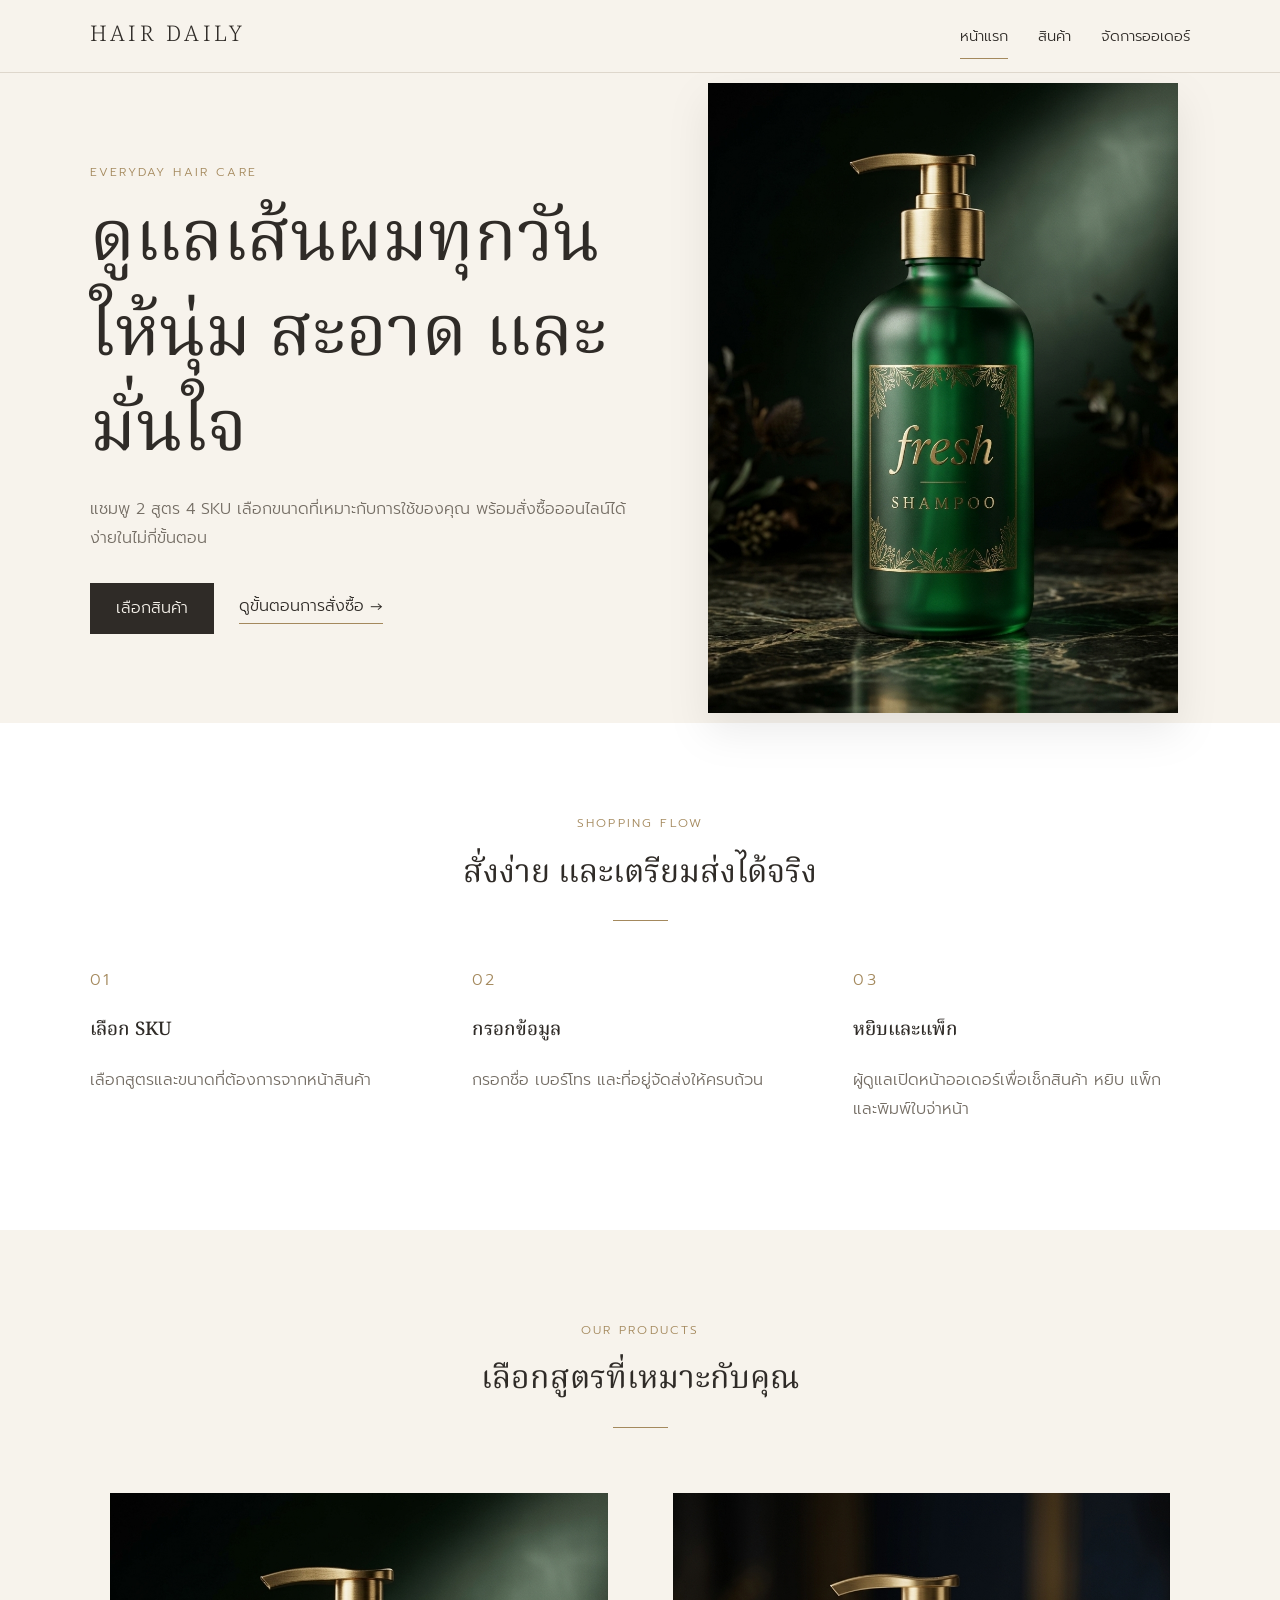
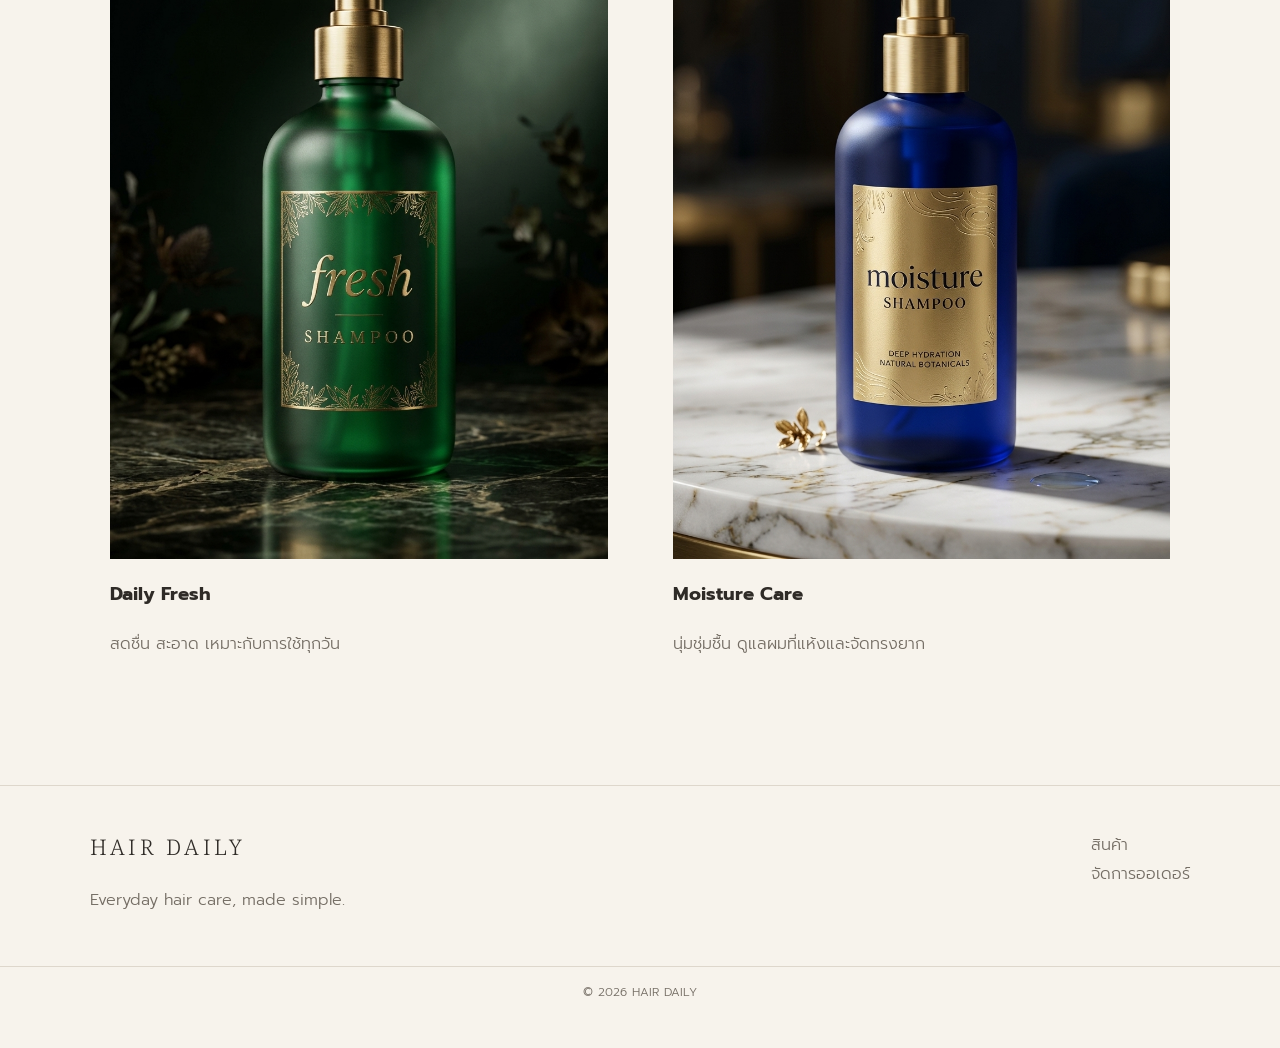
<file: index.html>
<!DOCTYPE html>
<html lang="th">
<head>
<meta charset="UTF-8"><meta name="viewport" content="width=device-width, initial-scale=1">
<title>HAIR DAILY | แชมพูดูแลผมทุกวัน</title>
<meta name="description" content="Landing page ขายแชมพู Hair Daily พร้อมระบบสั่งซื้อและจัดการออเดอร์">
<link rel="stylesheet" href="style.css">
</head>
<body>
<header class="site-header"><div class="container header-inner"><a class="logo" href="index.html">HAIR DAILY</a><nav><a class="active" href="index.html">หน้าแรก</a><a href="product.html">สินค้า</a><a href="admin.html">จัดการออเดอร์</a></nav></div></header>
<main>
<section class="hero container"><div class="hero-copy"><p class="eyebrow">EVERYDAY HAIR CARE</p><h1>ดูแลเส้นผมทุกวัน<br>ให้นุ่ม สะอาด และมั่นใจ</h1><p class="lead">แชมพู 2 สูตร 4 SKU เลือกขนาดที่เหมาะกับการใช้ของคุณ พร้อมสั่งซื้อออนไลน์ได้ง่ายในไม่กี่ขั้นตอน</p><div class="actions"><a class="btn solid" href="product.html">เลือกสินค้า</a><a class="text-link" href="#how">ดูขั้นตอนการสั่งซื้อ →</a></div></div><div class="hero-art"><img src="images/daily-fresh-500.jpg" alt="Daily Fresh Shampoo"></div></section>
<section class="section white" id="how"><div class="container"><div class="section-head"><p class="eyebrow">SHOPPING FLOW</p><h2>สั่งง่าย และเตรียมส่งได้จริง</h2><span class="rule"></span></div><div class="steps"><div><span>01</span><h3>เลือก SKU</h3><p>เลือกสูตรและขนาดที่ต้องการจากหน้าสินค้า</p></div><div><span>02</span><h3>กรอกข้อมูล</h3><p>กรอกชื่อ เบอร์โทร และที่อยู่จัดส่งให้ครบถ้วน</p></div><div><span>03</span><h3>หยิบและแพ็ก</h3><p>ผู้ดูแลเปิดหน้าออเดอร์เพื่อเช็กสินค้า หยิบ แพ็ก และพิมพ์ใบจ่าหน้า</p></div></div></div></section>
<section class="section"><div class="container"><div class="section-head"><p class="eyebrow">OUR PRODUCTS</p><h2>เลือกสูตรที่เหมาะกับคุณ</h2><span class="rule"></span></div><div class="feature-grid"><article><img src="images/daily-fresh-250.jpg" alt="Daily Fresh"><h3>Daily Fresh</h3><p>สดชื่น สะอาด เหมาะกับการใช้ทุกวัน</p></article><article><img src="images/moisture-care-250.jpg" alt="Moisture Care"><h3>Moisture Care</h3><p>นุ่มชุ่มชื้น ดูแลผมที่แห้งและจัดทรงยาก</p></article></div></div></section>
</main>
<footer class="footer"><div class="container"><div><a class="logo" href="index.html">HAIR DAILY</a><p>Everyday hair care, made simple.</p></div><div><a href="product.html">สินค้า</a><br><a href="admin.html">จัดการออเดอร์</a></div></div><div class="bottom">© 2026 HAIR DAILY</div></footer>
</body></html>
</file>
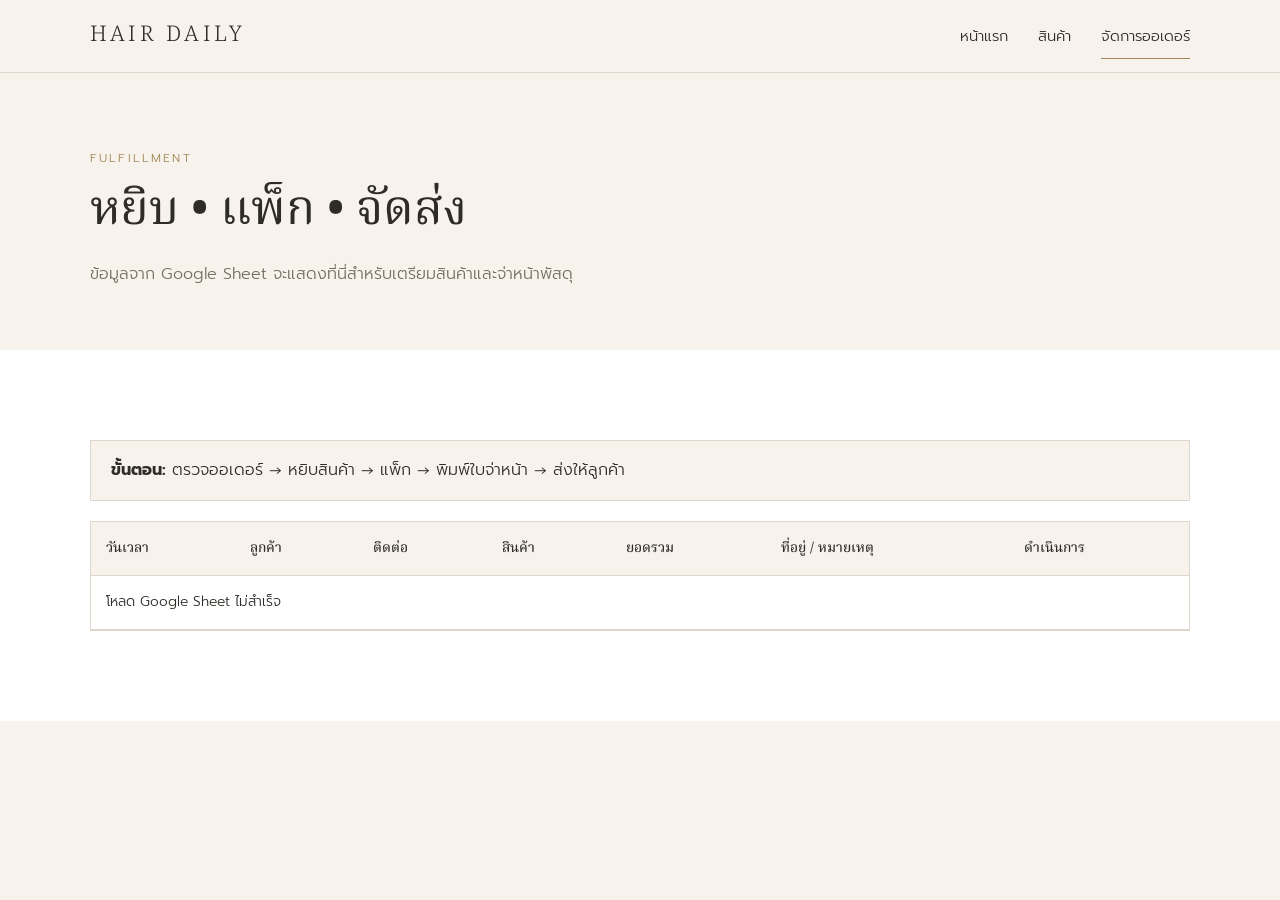
<file: admin.html>
<!DOCTYPE html><html lang="th"><head><meta charset="UTF-8"><meta name="viewport" content="width=device-width, initial-scale=1"><title>จัดการออเดอร์ | HAIR DAILY</title><meta name="robots" content="noindex"><link rel="stylesheet" href="style.css"></head><body><header class="site-header"><div class="container header-inner"><a class="logo" href="index.html">HAIR DAILY</a><nav><a href="index.html">หน้าแรก</a><a href="product.html">สินค้า</a><a class="active" href="admin.html">จัดการออเดอร์</a></nav></div></header><main><section class="page-head container"><p class="eyebrow">FULFILLMENT</p><h1>หยิบ • แพ็ก • จัดส่ง</h1><p class="lead">ข้อมูลจาก Google Sheet จะแสดงที่นี่สำหรับเตรียมสินค้าและจ่าหน้าพัสดุ</p></section><section class="section white"><div class="container"><div class="fulfill-note"><strong>ขั้นตอน:</strong> ตรวจออเดอร์ → หยิบสินค้า → แพ็ก → พิมพ์ใบจ่าหน้า → ส่งให้ลูกค้า</div><div id="ordersTableWrap" class="table-wrap"><table id="ordersTable"><thead><tr><th>วันเวลา</th><th>ลูกค้า</th><th>ติดต่อ</th><th>สินค้า</th><th>ยอดรวม</th><th>ที่อยู่ / หมายเหตุ</th><th>ดำเนินการ</th></tr></thead><tbody></tbody></table></div></div></section></main><script src="script.js"></script></body></html>
</file>
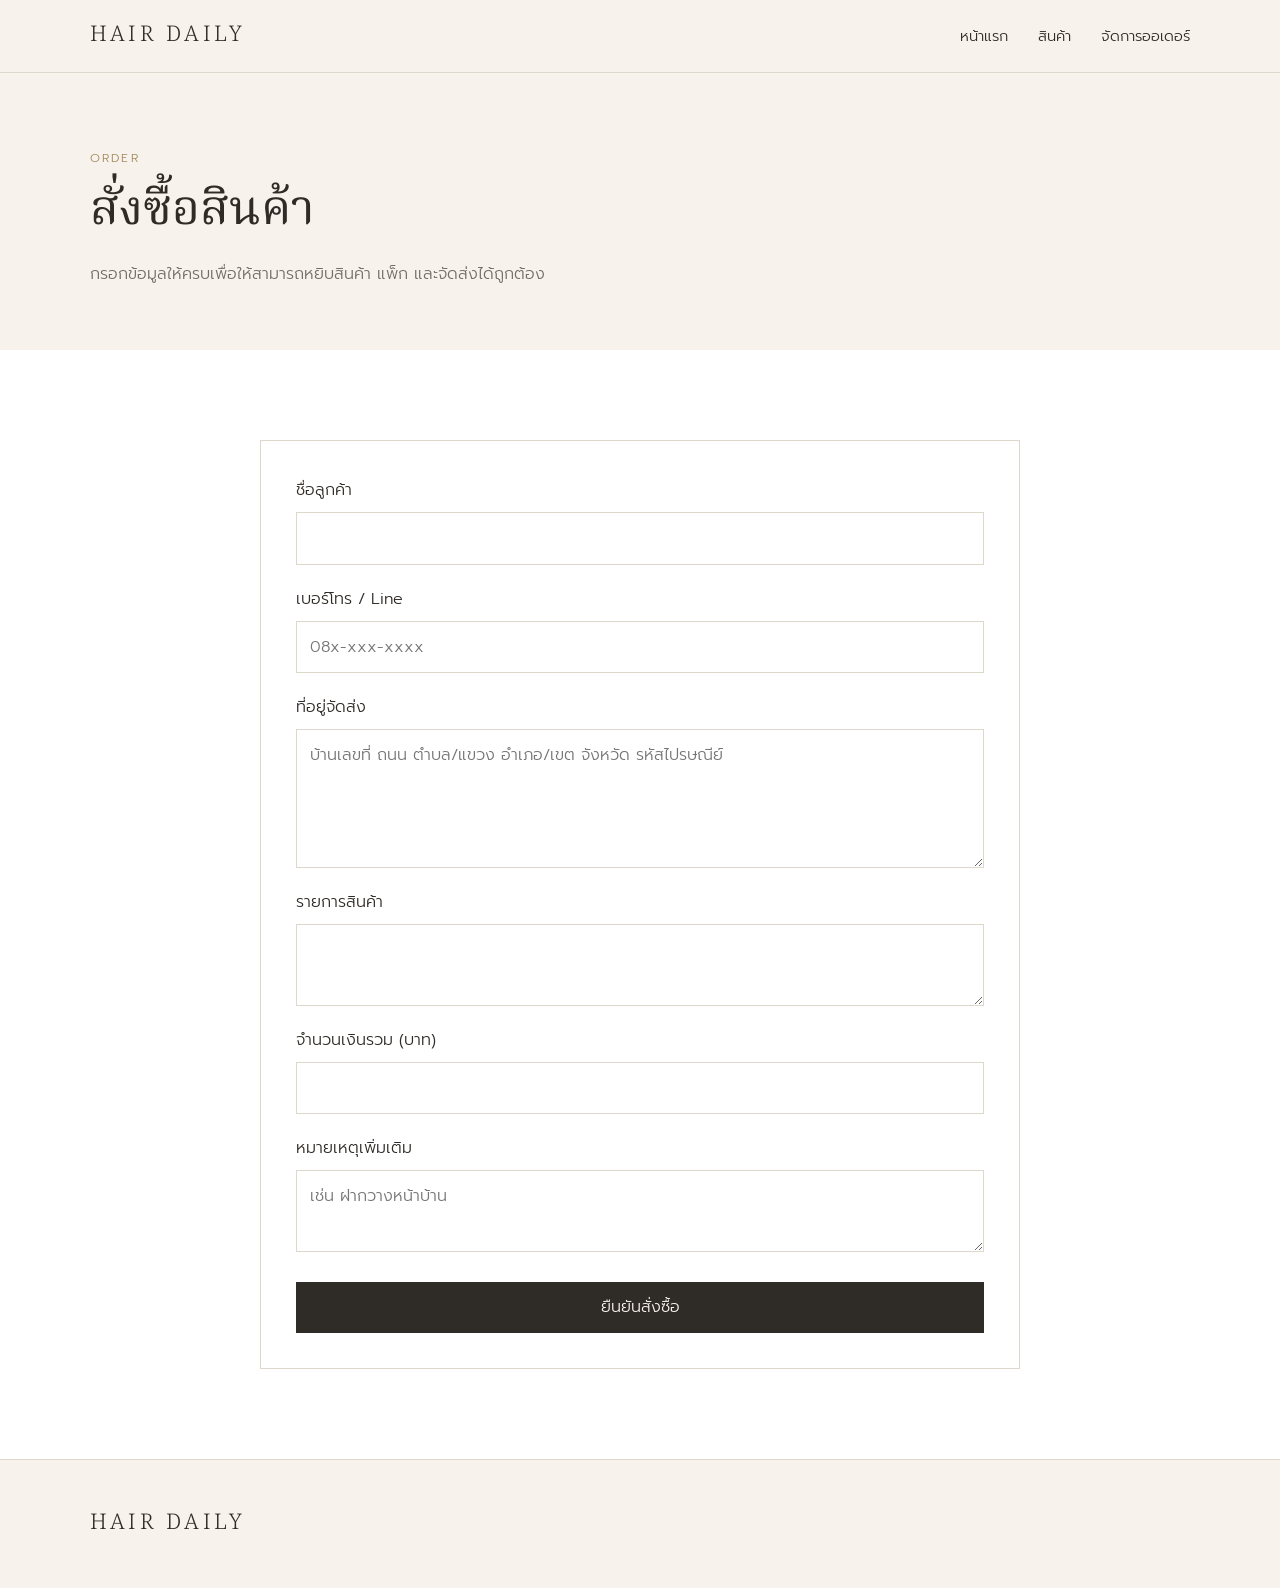
<file: order.html>
<!DOCTYPE html>
<html lang="th"><head><meta charset="UTF-8"><meta name="viewport" content="width=device-width, initial-scale=1"><title>สั่งซื้อ | HAIR DAILY</title><link rel="stylesheet" href="style.css"></head>
<body><header class="site-header"><div class="container header-inner"><a class="logo" href="index.html">HAIR DAILY</a><nav><a href="index.html">หน้าแรก</a><a href="product.html">สินค้า</a><a href="admin.html">จัดการออเดอร์</a></nav></div></header>
<main><section class="page-head container"><p class="eyebrow">ORDER</p><h1>สั่งซื้อสินค้า</h1><p class="lead">กรอกข้อมูลให้ครบเพื่อให้สามารถหยิบสินค้า แพ็ก และจัดส่งได้ถูกต้อง</p></section><section class="section white"><div class="container narrow"><form id="orderForm" class="form-card">
<label>ชื่อลูกค้า<input id="customerName" required autocomplete="name"></label>
<label>เบอร์โทร / Line<input id="contact" required autocomplete="tel" placeholder="08x-xxx-xxxx"></label>
<label>ที่อยู่จัดส่ง<textarea id="address" rows="4" required placeholder="บ้านเลขที่ ถนน ตำบล/แขวง อำเภอ/เขต จังหวัด รหัสไปรษณีย์"></textarea></label>
<label>รายการสินค้า<textarea id="items" rows="2" required></textarea></label>
<label>จำนวนเงินรวม (บาท)<input id="total" inputmode="decimal" required></label>
<label>หมายเหตุเพิ่มเติม<textarea id="note" rows="2" placeholder="เช่น ฝากวางหน้าบ้าน"></textarea></label>
<button class="btn solid block" type="submit">ยืนยันสั่งซื้อ</button></form></div></section></main>
<footer class="footer"><div class="container"><a class="logo" href="index.html">HAIR DAILY</a></div></footer><script src="script.js"></script></body></html>
</file>
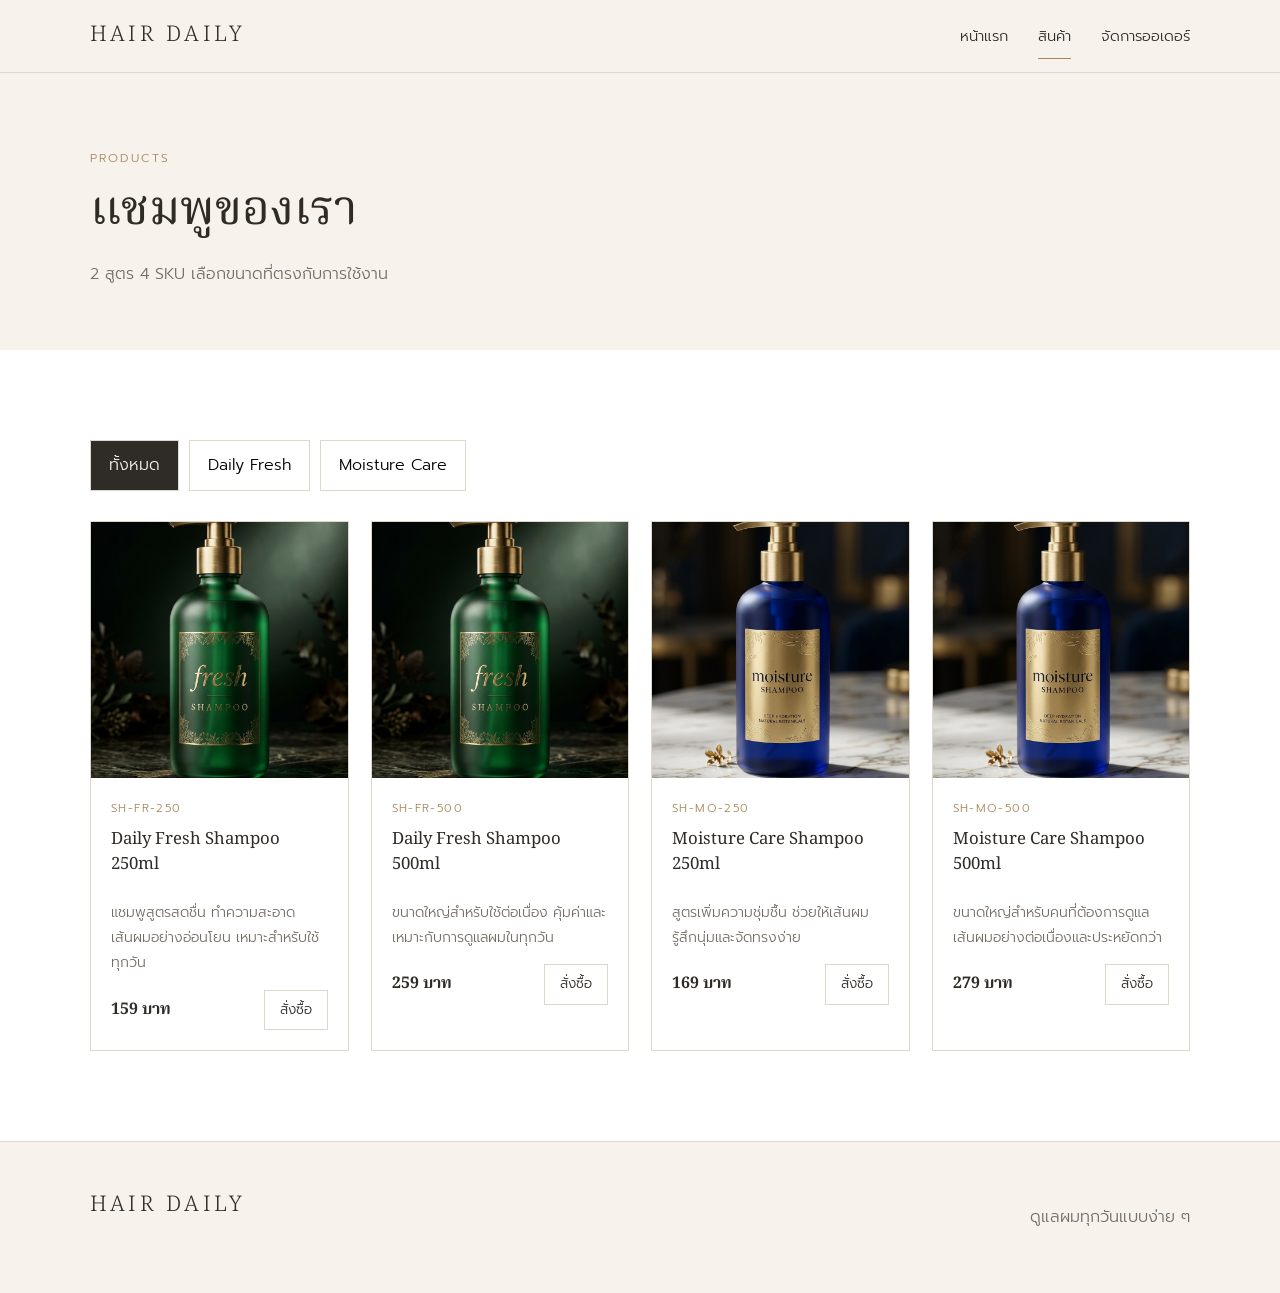
<file: product.html>
<!DOCTYPE html>
<html lang="th"><head><meta charset="UTF-8"><meta name="viewport" content="width=device-width, initial-scale=1"><title>สินค้า | HAIR DAILY</title><link rel="stylesheet" href="style.css"></head>
<body><header class="site-header"><div class="container header-inner"><a class="logo" href="index.html">HAIR DAILY</a><nav><a href="index.html">หน้าแรก</a><a class="active" href="product.html">สินค้า</a><a href="admin.html">จัดการออเดอร์</a></nav></div></header>
<main><section class="page-head container"><p class="eyebrow">PRODUCTS</p><h1>แชมพูของเรา</h1><p class="lead">2 สูตร 4 SKU เลือกขนาดที่ตรงกับการใช้งาน</p></section><section class="section white"><div class="container"><div id="filter-bar" class="filters"></div><div id="product-list" class="product-grid"></div></div></section></main>
<footer class="footer"><div class="container"><a class="logo" href="index.html">HAIR DAILY</a><p>ดูแลผมทุกวันแบบง่าย ๆ</p></div></footer><script src="script.js"></script></body></html>
</file>
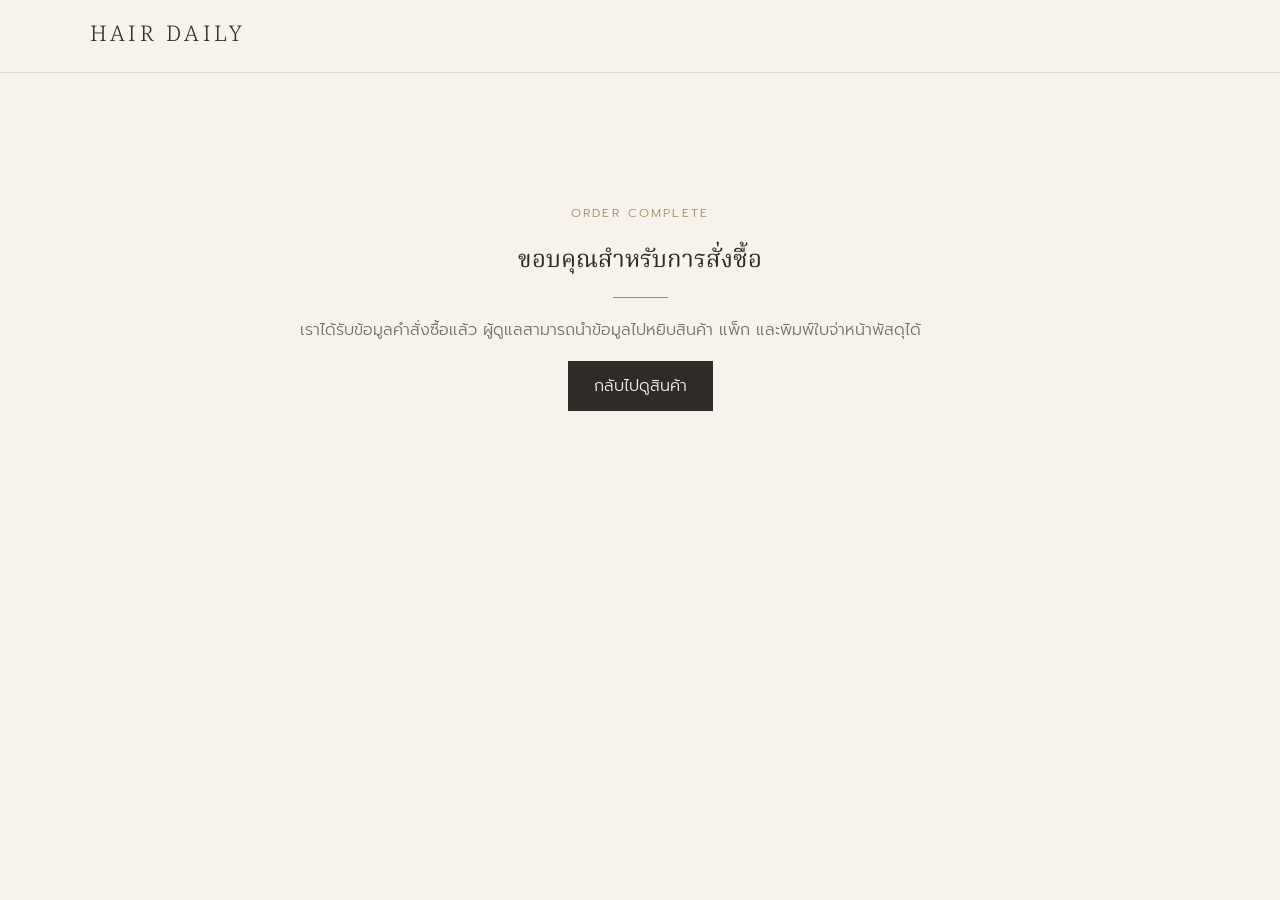
<file: thankyou.html>
<!DOCTYPE html><html lang="th"><head><meta charset="UTF-8"><meta name="viewport" content="width=device-width, initial-scale=1"><title>ขอบคุณ | HAIR DAILY</title><link rel="stylesheet" href="style.css"></head><body><header class="site-header"><div class="container header-inner"><a class="logo" href="index.html">HAIR DAILY</a></div></header><main><section class="thanks container narrow"><p class="eyebrow">ORDER COMPLETE</p><h1>ขอบคุณสำหรับการสั่งซื้อ</h1><span class="rule"></span><p class="lead">เราได้รับข้อมูลคำสั่งซื้อแล้ว ผู้ดูแลสามารถนำข้อมูลไปหยิบสินค้า แพ็ก และพิมพ์ใบจ่าหน้าพัสดุได้</p><a class="btn solid" href="product.html">กลับไปดูสินค้า</a></section></main></body></html>
</file>
<file: style.css>
@import url('https://fonts.googleapis.com/css2?family=Noto+Serif+Thai:wght@400;500&family=Prompt:wght@300;400;500&display=swap');
:root{--cream:#f7f3ec;--white:#fff;--ink:#2f2b27;--muted:#746d64;--line:#ded7cc;--gold:#a4895d;--max:1100px;--radius:3px}*{box-sizing:border-box}html{scroll-behavior:smooth}body{margin:0;background:var(--cream);color:var(--ink);font-family:Prompt,system-ui,sans-serif;font-weight:300;line-height:1.8}a{color:inherit;text-decoration:none}.container{width:min(calc(100% - 40px),var(--max));margin:auto}.narrow{max-width:760px}.site-header{background:rgba(247,243,236,.96);border-bottom:1px solid var(--line);position:sticky;top:0;z-index:5}.header-inner{min-height:72px;display:flex;align-items:center;justify-content:space-between;gap:20px}.logo{font-family:'Noto Serif Thai',serif;font-size:1.35rem;letter-spacing:.15em}nav{display:flex;gap:30px;font-size:.92rem}nav a{position:relative;padding:5px 0}nav a.active:after{content:"";position:absolute;left:0;right:0;bottom:-5px;height:1px;background:var(--gold)}.hero{min-height:650px;display:grid;grid-template-columns:1.05fr .95fr;align-items:center;gap:60px}.hero-copy{padding:60px 0}.eyebrow{font-size:.75rem;letter-spacing:.18em;color:var(--gold);margin:0 0 10px;text-transform:uppercase}.hero h1,.page-head h1,.thanks h1{font-family:'Noto Serif Thai',serif;font-weight:400;line-height:1.35}.hero h1{font-size:clamp(2.4rem,6vw,4.4rem);margin:0}.lead{color:var(--muted);max-width:700px}.actions{display:flex;align-items:center;gap:25px;margin-top:30px}.btn{display:inline-flex;align-items:center;justify-content:center;border:1px solid var(--line);padding:10px 25px;background:transparent;cursor:pointer;font:inherit}.btn.solid{background:var(--ink);color:var(--cream);border-color:var(--ink)}.btn.small{padding:7px 15px;font-size:.85rem}.btn.block{width:100%;margin-top:10px}.text-link{border-bottom:1px solid var(--gold);padding-bottom:2px}.hero-art{display:flex;justify-content:center}.hero-art img{width:min(100%,470px);filter:drop-shadow(0 18px 20px rgba(0,0,0,.08))}.section{padding:90px 0}.white{background:var(--white)}.section-head{text-align:center;margin-bottom:45px}.section-head h2{font-family:'Noto Serif Thai',serif;font-weight:400;font-size:2rem;margin:0}.rule{display:block;width:55px;height:1px;background:var(--gold);margin:18px 0}.section-head .rule{margin:18px auto}.steps{display:grid;grid-template-columns:repeat(3,1fr);gap:45px}.steps span{color:var(--gold);letter-spacing:.15em}.steps h3{font-family:'Noto Serif Thai',serif;font-weight:500}.steps p,.feature-grid p{color:var(--muted)}.feature-grid{display:grid;grid-template-columns:1fr 1fr;gap:25px}.feature-grid article{background:var(--cream);padding:20px}.feature-grid img{width:100%;display:block}.page-head{padding:75px 0 45px}.page-head h1{font-size:3rem;margin:0}.filters{display:flex;gap:10px;margin-bottom:30px}.filter-btn{background:transparent;border:1px solid var(--line);padding:10px 18px;font:inherit;cursor:pointer}.filter-btn.active{background:var(--ink);color:var(--cream)}.product-grid{display:grid;grid-template-columns:repeat(4,1fr);gap:22px}.product-card{background:var(--white);border:1px solid var(--line);display:flex;flex-direction:column}.product-card img{width:100%;display:block;aspect-ratio:1/1;object-fit:cover}.product-body{padding:20px;display:flex;flex-direction:column;min-height:220px}.sku{font-size:.72rem;color:var(--gold);letter-spacing:.12em}.product-body h3{font-family:'Noto Serif Thai',serif;font-weight:400;font-size:1.05rem;line-height:1.5;margin:8px 0}.muted{color:var(--muted);font-size:.88rem}.product-foot{margin-top:auto;display:flex;align-items:center;justify-content:space-between;gap:10px}.price{font-family:'Noto Serif Thai',serif}.form-card{background:var(--white);border:1px solid var(--line);padding:35px}.form-card label{display:block;margin-bottom:20px}.form-card input,.form-card textarea{width:100%;display:block;margin-top:7px;border:1px solid var(--line);padding:11px 13px;font:inherit;background:#fff}.form-card textarea{resize:vertical}.fulfill-note{background:var(--cream);border:1px solid var(--line);padding:15px 20px;margin-bottom:20px}.table-wrap{overflow:auto;background:#fff;border:1px solid var(--line)}table{width:100%;border-collapse:collapse;min-width:1050px}th,td{padding:14px 15px;border-bottom:1px solid var(--line);vertical-align:top;text-align:left;font-size:.86rem}th{background:var(--cream);font-family:'Noto Serif Thai',serif;font-weight:500}.mini{border:1px solid var(--line);background:#fff;padding:6px 9px;margin:2px;cursor:pointer;font:inherit;font-size:.75rem}.mini.done{background:#e9eee6}.thanks{text-align:center;padding:130px 0}.thanks .rule{margin:18px auto}.footer{border-top:1px solid var(--line);padding:45px 0;color:var(--muted)}.footer .container{display:flex;justify-content:space-between;gap:30px}.footer .logo{color:var(--ink)}.bottom{border-top:1px solid var(--line);margin-top:35px;padding-top:15px;text-align:center;font-size:.75rem}@media(max-width:850px){.hero{grid-template-columns:1fr;min-height:0}.hero-art{order:-1;padding-top:35px}.hero-copy{padding:20px 0 70px}.product-grid{grid-template-columns:repeat(2,1fr)}.steps{grid-template-columns:1fr}.feature-grid{grid-template-columns:1fr}}@media(max-width:600px){.container{width:min(calc(100% - 26px),var(--max))}.header-inner{min-height:62px}.logo{font-size:1.1rem}nav{gap:13px;font-size:.78rem}.hero h1{font-size:2.4rem}.page-head h1{font-size:2.35rem}.product-grid{grid-template-columns:1fr 1fr;gap:12px}.product-body{padding:12px;min-height:200px}.product-body h3{font-size:.95rem}.product-foot{align-items:flex-start;flex-direction:column}.product-foot .btn{width:100%}.filters{overflow:auto}.actions{flex-direction:column;align-items:flex-start}.footer .container{flex-direction:column}.form-card{padding:20px}}
</file>
